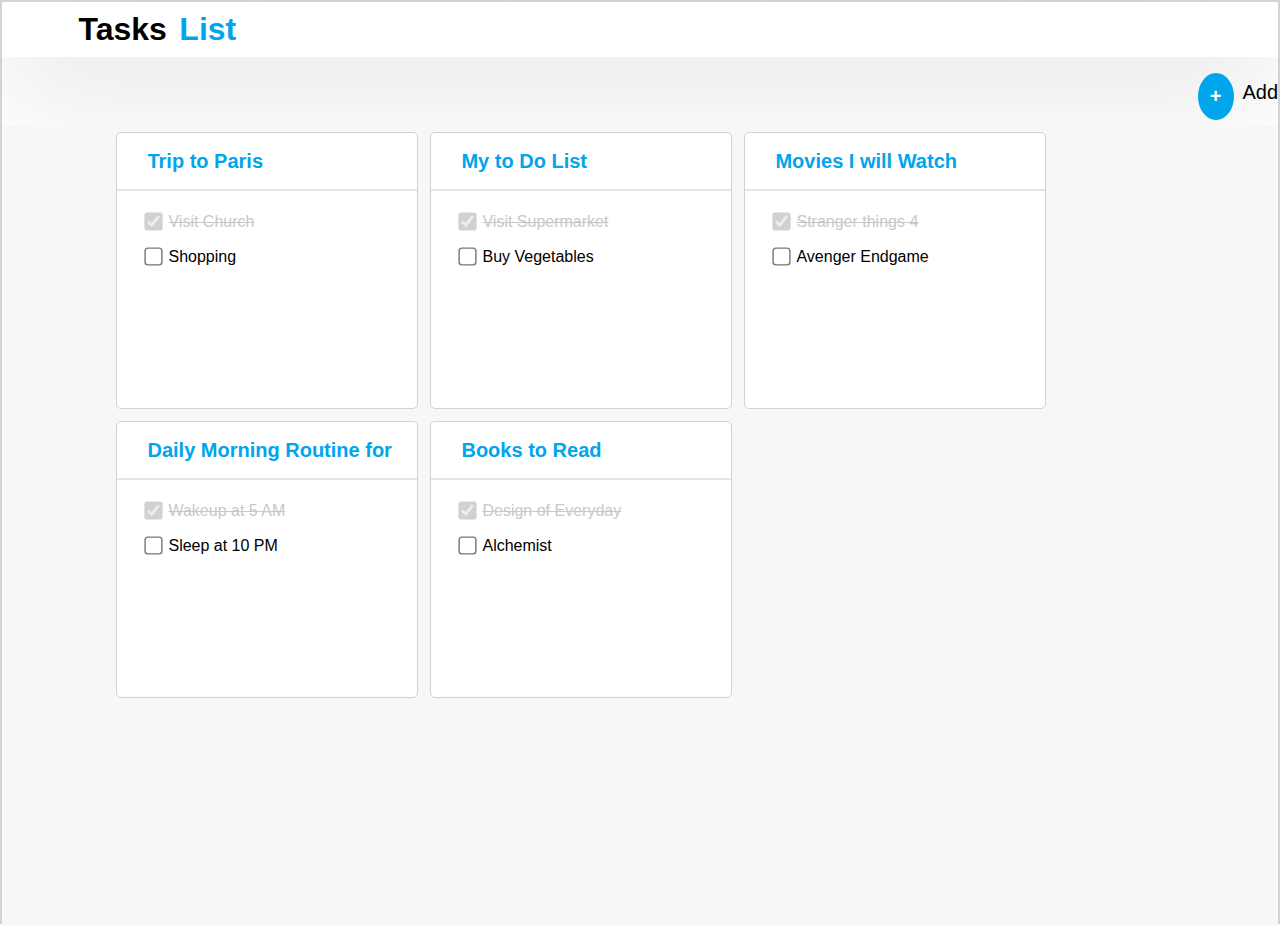
<file: index.html>
<!DOCTYPE html>
<html lang="en">
<head>
    <meta charset="UTF-8">
    <meta http-equiv="X-UA-Compatible" content="IE=edge">
    <meta name="viewport" content="width=device-width, initial-scale=1.0">
    <title>Project</title>
    <link rel="stylesheet" href="./style.css">
</head>
<body>
    <div class="root">
        <div class="parent1">
            <div class="heading">
                <h1 class="j">Tasks</h1>
                <h1 class="k">List</h1>
            </div>
            <div class="parent2">
                <div class="logo">
                    <a href="./addtask.html"> <button class="logo2">+</button></a>
                </div>
                <div class="text">Add New Task</div>
             </div>
            <div class="parent3">
                <a href="./tasklist.html"> <div class="child">
                    <h2 class="heading2">Trip to Paris</h2><hr>
                    <input type="checkbox" class="style" name="check" id="check" value="1" checked disabled><label class="lable">Visit Church</label> <br>
                    <input type="checkbox" class="style" name="uncheck" id="check" value="2" ><label class="lable1">Shopping</label> 
                </div> </a>
                <div class="child">
                    <h2 class="heading2">My to Do List</h2><hr>
                    <input type="checkbox" class="style"  name="check" id="check" value="1" checked disabled><label class="lable">Visit Supermarket</label> <br>
                    <input type="checkbox" class="style"  name="uncheck" id="check" value="2" ><label class="lable1">Buy Vegetables</label>
                </div>
                <div class="child">
                    <h2 class="heading2">Movies I will Watch</h2><hr>
                    <input type="checkbox" class="style"  name="check" id="check" value="1" checked disabled><label class="lable">Stranger things 4</label> <br>
                    <input type="checkbox" class="style"  name="uncheck" id="check" value="2" ><label class="lable1">Avenger Endgame</label>
                </div>
                <div class="child">
                    <h2 class="heading2">Daily Morning Routine for</h2><hr>
                    <input type="checkbox" class="style"  name="check" id="check" value="1" checked disabled><label class="lable">Wakeup at 5 AM</label> <br>
                    <input type="checkbox" class="style"  name="uncheck" id="check" value="2" ><label class="lable1">Sleep at 10 PM</label>
                </div>
                <div class="child">
                    <h2 class="heading2">Books to Read</h2><hr>
                    <input type="checkbox" class="style"  name="check" id="check" value="1" checked disabled><label class="lable">Design of Everyday</label> <br>
                    <input type="checkbox" class="style"  name="uncheck" id="check" value="2" ><label class="lable1">Alchemist</label>
                </div>
            </div>
        </div>
   </div>   
</body>
</html>
</file>
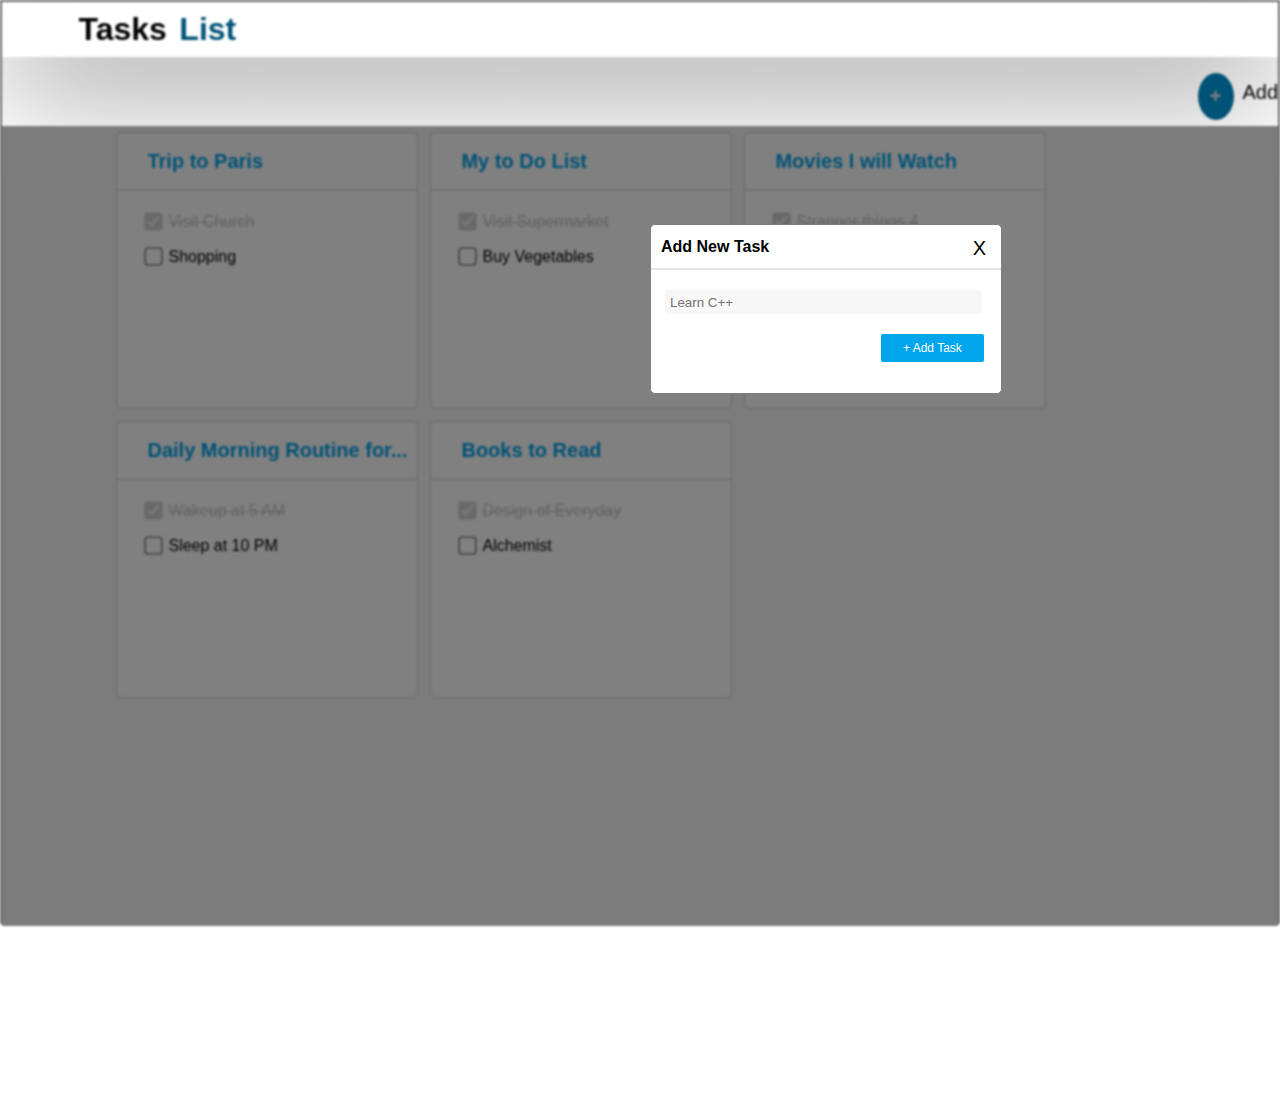
<file: addtask.html>
<!DOCTYPE html>
<html lang="en">
<head>
    <meta charset="UTF-8">
    <meta http-equiv="X-UA-Compatible" content="IE=edge">
    <meta name="viewport" content="width=device-width, initial-scale=1.0">
    <title>Add-New-Task</title>
    <link rel="stylesheet" href="./style.css">
</head>
<body class="overlap">
    <div class="newtask">
        <div class="index">
            <div class="parent1">
                <div class="heading">
                    <h1 class="j">Tasks</h1>
                    <h1 class="k">List</h1>
                </div>
                <div class="parent2">
                    <div class="logo">
                        <a href="./addtask.html"> <button class="logo2">+</button></a>
                    </div>
                    <div class="text">Add New Task</div>
                 </div>
                <div class="parent3">
                    <div class="child">
                        <h2 class="heading2">Trip to Paris</h2><hr>
                        <input type="checkbox" class="style" name="check" id="check" value="1" checked disabled><label class="lable">Visit Church</label> <br>
                        <input type="checkbox" class="style" name="uncheck" id="check" value="2" ><label class="lable1">Shopping</label> 
                    </div>
                    <div class="child">
                        <h2 class="heading2">My to Do List</h2><hr>
                        <input type="checkbox" class="style"  name="check" id="check" value="1" checked disabled><label class="lable">Visit Supermarket</label> <br>
                        <input type="checkbox" class="style"  name="uncheck" id="check" value="2" ><label class="lable1">Buy Vegetables</label>
                    </div>
                    <div class="child">
                        <h2 class="heading2">Movies I will Watch</h2><hr>
                        <input type="checkbox" class="style"  name="check" id="check" value="1" checked disabled><label class="lable">Stranger things 4</label> <br>
                        <input type="checkbox" class="style"  name="uncheck" id="check" value="2" ><label class="lable1">Avenger Endgame</label>
                    </div>
                    <div class="child">
                        <h2 class="heading2">Daily Morning Routine for...</h2><hr>
                        <input type="checkbox" class="style"  name="check" id="check" value="1" checked disabled><label class="lable">Wakeup at 5 AM</label> <br>
                        <input type="checkbox" class="style"  name="uncheck" id="check" value="2" ><label class="lable1">Sleep at 10 PM</label>
                    </div>
                    <div class="child">
                        <h2 class="heading2">Books to Read</h2><hr>
                        <input type="checkbox" class="style"  name="check" id="check" value="1" checked disabled><label class="lable">Design of Everyday</label> <br>
                        <input type="checkbox" class="style"  name="uncheck" id="check" value="2" ><label class="lable1">Alchemist</label>
                    </div>
                </div>
            </div>
        </div>
        <a href="./tasklist.html"> <div class="task">
            <div>
                <div class="heading3"><h2 class="h2"> Add New Task</h2></div>
                <div class="cross">        
                    <span>
                     <a href="./index.html"><ion-icon name="close-outline">X</ion-icon></a>
                    </span>
                </div>
            </div>
            <hr>
            <div class="box1"><input type="text" class="box2" placeholder="Learn C++"></div>
            <a href="./tasklist.html"> <div class="left"><button class="button">+ Add Task</button></div></a>  
        </div></a>
    </div>
</body>
</html>
</file>
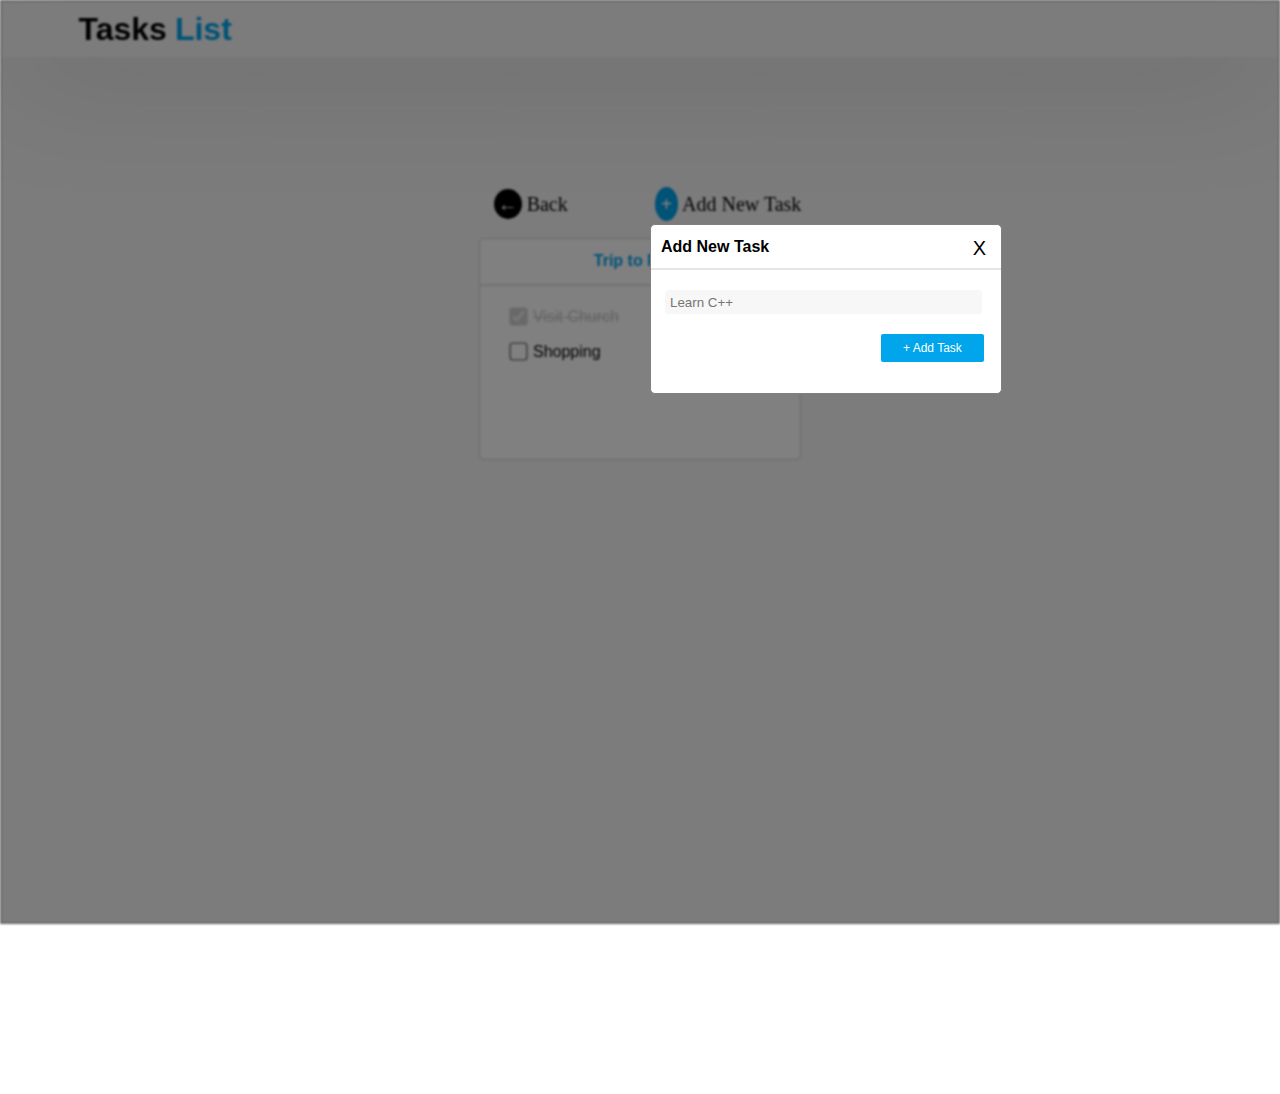
<file: newtask.html>
<!DOCTYPE html>
<html lang="en">
<head>
    <meta charset="UTF-8">
    <meta http-equiv="X-UA-Compatible" content="IE=edge">
    <meta name="viewport" content="width=device-width, initial-scale=1.0">
    <title>New_Task</title>
    <link rel="stylesheet" href="./style.css">
</head>
<body>
    <div class="index2">
        <div class="parent5">
            <div class="parent4">
            <div class="heading"><h1 class="j">Tasks</h1><h1 class="k">List</h1></div>
            <div class="list-task">
                <div class="combine">
                    <div class="back">
                       <a href="./index.html"><ion-icon class="arrow" name="arrow-back-outline">←</ion-icon></a>
                        <label>Back</label>
                    </div>
                    <div class="add">
                       <a href="./newtask.html"> <ion-icon class="pluss" name="add-outline">+</ion-icon></a>
                        <label>Add New Task</label>
                    </div>
                </div>
                <div class="child1">
                    <h2 class="trip">Trip to Paris</h2><hr>
                    <input type="checkbox" class="style"  name="check" id="check" value="1" checked disabled><label class="lable">Visit Church</label> <br>
                    <input type="checkbox" class="style"  name="uncheck" id="check" value="2" ><label class="lable1">Shopping</label>
                </div>
            </div>
        </div>
        </div>
        <div class="task1">
            <div>
              <div class="heading3"><h2 class="h2"> Add New Task</h2></div>
                <div class="cross">        
                  <span>
                    <a href="./tasklist.html"><ion-icon name="close-outline">X</ion-icon></a>
                  </span>
                </div>
            </div>
            <hr>
            <div class="box1"><input type="text" class="box2" placeholder="Learn C++"></div>
            <div class="left"><button class="button">+ Add Task</button></div>  
        </div>
    </div>
</body>
</html>
</file>
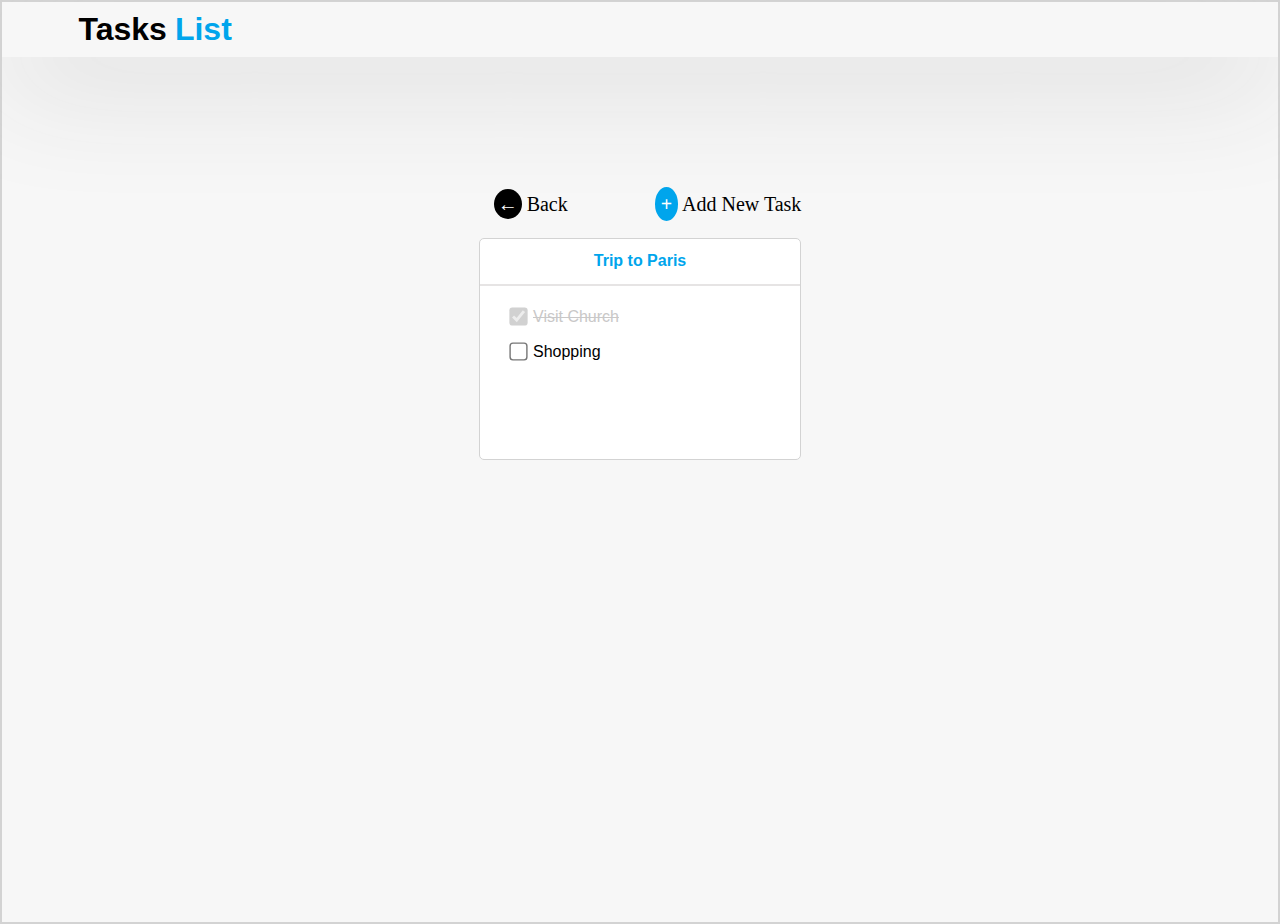
<file: tasklist.html>
<!DOCTYPE html>
<html lang="en">
<head>
    <meta charset="UTF-8">
    <meta http-equiv="X-UA-Compatible" content="IE=edge">
    <meta name="viewport" content="width=device-width, initial-scale=1.0">
    <title>Task_list</title>
    <link rel="stylesheet" href="./style.css">
</head>
<body>
    <div>
        <div class="parent4">
            <div class="heading"><h1 class="j">Tasks</h1><h1 class="k">List</h1></div>
            <div class="list-task">
                <div class="combine">
                    <div class="back">
                       <a href="./index.html"><ion-icon class="arrow" name="arrow-back-outline">←</ion-icon></a>
                        <label>Back</label>
                    </div>
                    <div class="add">
                       <a href="./newtask.html"> <ion-icon class="pluss" name="add-outline">+</ion-icon></a>
                        <label>Add New Task</label>
                    </div>
                </div>
                <div class="child1">
                    <h2 class="trip">Trip to Paris</h2><hr>
                    <input type="checkbox" class="style"  name="check" id="check" value="1" checked disabled><label class="lable">Visit Church</label> <br>
                    <input type="checkbox" class="style"  name="uncheck" id="check" value="2" ><label class="lable1">Shopping</label>
                </div>
            </div>
        </div>
    </div>
</body>
</html>
</file>
<file: style.css>
body {
  margin: 0;
  overflow: hidden;
}

.parent1 {
  border: 2px solid lightgray;
  height: 920px;
  margin: 0 auto; 
}

a {
  text-decoration: none;
  color: black;
}

.base {
  padding-top: 20px;
  padding-bottom: 5px;
  background-color: white;
  margin-top: 20px;
  display: flex;
  justify-content: center;
  position: sticky;
  bottom: 0px;
}

.home {
 display: inline-block;
}

.home1 {
  font-size: larger;
  font-size: 23px;
  margin-right: 8px;
}

.backarrow {
  display: inline-block;
}

.backarrow1 {
  font-size: 25px;
  margin-right: 5px;
}

.sometext {
  display: inline-block;
  margin-top: 3px;
}

.frontarrow {
  display: inline-block;
}

.frontarrow1 {
  font-size: 25px;
  margin-left: 5px;
}

.heading {
  font-family:'Franklin Gothic Medium', 'Arial Narrow', Arial, sans-serif;
  border-color: lightgray;
  box-shadow: 0px 20px 120px lightgray;

}

.j {
  display: inline-block;
  margin-left: 6%;
  margin-right: 8px;
  margin-bottom: 9px;
  margin-top: 9px;  
}

.k {
  display: inline-block;
  color: #00A5EC;
  margin-bottom: 9px;
  margin-top: 9px;
}

.parent2 {  
  text-align: end;
  position: relative;
  top: 12px;
  width: 1520px;     
}

.logo {
  font-size: 20px;
  position: relative;
  color: white;
  display: inline-block;
}

.logo2 {
  color: white;
  background-color: #00A5EC;
  border: none;
  color: white;
  padding: 12px;
  text-align: center;
  text-decoration: none;
  display: inline-block;
  font-weight: bold;
  font-size: 20px;
  margin: 4px 2px;
  cursor: pointer;
  border-radius: 50%;
}

.text {
  display: inline-block;
  margin-right: 10%;
  position: relative;
  bottom: 4px;
  display: inline-block;
  margin-bottom: 30px;
  margin-left: 3px;
  font-family: sans-serif;
  font-size: 20px;
}

.child {
  height: 275px;
  width: 300px;
  border: 1px solid lightgray;
  margin: 6px;
  border-radius: 5px;
  background-color: white; 
  font-family: sans-serif;
}

.child:hover {
  transition: 0.2s ease-in-out;
  box-shadow: 0px 0px 50px 1px rgb(214, 213, 213);
  cursor: pointer; 
}

.parent3:hover > *{
  opacity: 0.5;
}

.parent3:hover > *:hover{
  opacity: 1;
}

.parent3 {
  display: flex;
  flex-flow: row wrap;
  align-content: flex-start;
  justify-content: start;
  padding-left: 8.5%;
  padding-right: 6%;
  background-color: #F7F7F7;
  height: 800px;  
}

.heading2 {
  color: #00A5EC;
  font-size: 20px;
  margin-left: 10%;
}

.lable {
  text-decoration: line-through;
  color: rgb(201, 200, 200);
  display: inline-block;
  margin-top: 15px;
  margin-bottom: 15px;
  font-size: 16px;
  position: relative;
  bottom: 1px;
}

.lable1 {
  font-size: 16px;
  position: relative;
  bottom: 1px;
}

input.style {
  transform: scale(1.4);
  margin-left: 10%;
  margin-right: 8px;
}


.task {
  background-color: white;
  border: 1px solid gray;
  height: 168px;
  width: 350px;
  border-radius: 5px;
  font-family: sans-serif;
  position: relative;
  bottom: 700px;
  left: 650px;    
}

hr {
  border: 0.5px solid rgb(230, 228, 228);
}
  
.h2 {
  margin: 1px 10px;
  font-size: medium;
  display: inline-block;
  position: relative;
  bottom: 3px;

}

.heading3{
  display: inline-block;
}

.cross {
  display: inline-block;
  margin-left: 54%;
  margin-top: 12px;
  font-size: 20px;
  color: gray;
}

.box1 {
  margin-top: 20px;
}

.box2 {
  width: 310px;
  height: 22px;
  display: flex; 
  align-items: center;
  margin-left: 4%;
  padding-left: 5px;
  border: none;
  border-radius: 3px;
  border-color: lightgray;
  background-color: #f7f7f7;
}

.button {
  color: white;
  background-color: #00A5EC;
  padding: 7px 22px;
  border: none;
  border-radius: 2px;
  margin: 20px 4px 12px 230px;
  font-size: 12px;
}

.combine {
  display:flex;
  margin-top: 16px; 
  margin-bottom: 16px;
}

.back {
  display: inline-block;
  font-size: 20px;
}

.arrow {
  background-color: black;
  color: white;
  border-radius: 50%;
  font-size: 20px;
  font-weight: bold;
  padding: 4px;
  margin-left: 15px;
  position: relative;
}

.add {
  display: inline-block;
  font-size: 20px;
  margin-left: -33px;
}

.pluss {
  background-color: #00A5EC;
  color: white;
  border-radius: 50%;
  font-size: 20px;
  font-weight: bold;
  padding: 6px;
  margin-left: 120px;
  position: relative;
}

.child1 {
  height: 220px;
  width: 320px;
  border: 1px solid lightgray;
  margin: 6px;
  border-radius: 5px;
  background-color: white; 
  font-family: sans-serif;
}

.child1:hover {
  transition: 0.2s ease-in-out;
  box-shadow: 0px 0px 50px 1px rgb(214, 213, 213);
  cursor: pointer; 
}

.trip {
  color: #00A5EC;
  font-size: 16px;
  text-align: center;
}

.parent4 {
  background-color: #F7F7F7;
  height: 500px;
  border: 2px solid lightgray;
  height: 920px;
  margin: 0 auto; 
}
  

.task1 {
  background-color: white;
  border: 1px solid gray;
  height: 168px;
  width: 350px;
  border-radius: 5px;
  font-family: sans-serif;
  position: relative;
  bottom: 700px;
  left: 650px;    
}


.parent5 {
  filter: brightness(0.5) blur(1px);
}

.index {
  filter: brightness(0.5) blur(1px);
}

.list-task {
  display: flex;
  flex-flow: column;
  align-items: center;
  margin-top: 120px;
}
</file>
